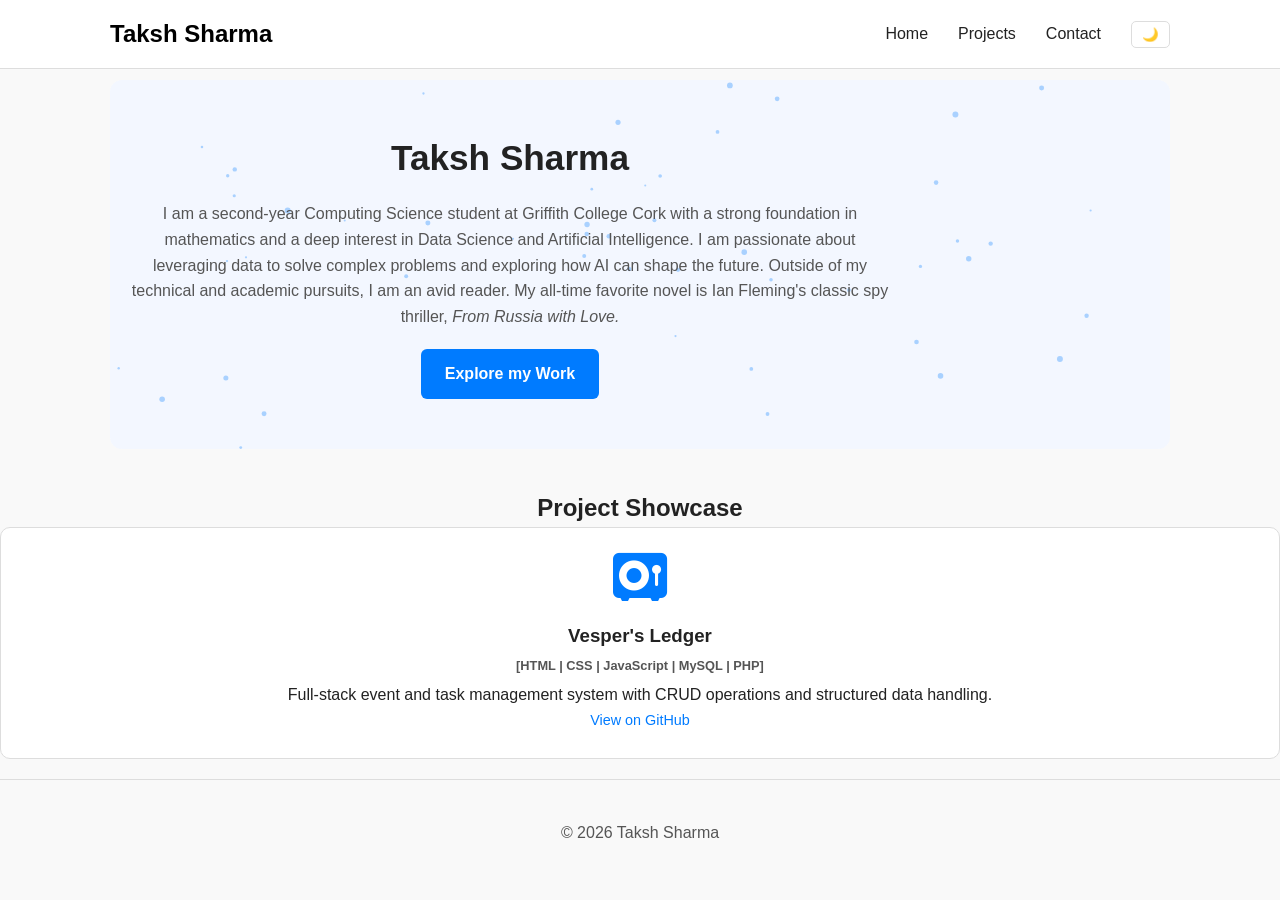
<file: index.html>
<!DOCTYPE html>
<html lang="en">
<head>
    <meta charset="UTF-8">
    <meta name="viewport" content="width=device-width, initial-scale=1.0">
    <title>Taksh Sharma | Portfolio</title>
    <link rel="stylesheet" href="style.css">
    <link rel="stylesheet" href="https://cdnjs.cloudflare.com/ajax/libs/font-awesome/6.5.0/css/all.min.css">
</head>
<body>
<nav class="navbar">
    <div class="container nav-content">
        <div class="logo"><h2><a href="index.html">Taksh Sharma</a> </h2></div>
        <ul class="nav-links">
            <li><a href="index.html">Home</a></li>
            <li><a href="projects.html">Projects</a></li>
            <li><a href="contact.html">Contact</a></li>
            <li><button id="themeToggle">🌙</button></li>
        </ul>
    </div>
</nav>
<main class="container">
    <section class="hero">
        <canvas id="hero-canvas"></canvas>
        <div class="hero-content">
            <h1>Taksh Sharma</h1>
            <p>I am a second-year Computing Science student at Griffith College Cork with a strong foundation in mathematics and a deep interest in Data Science and Artificial Intelligence. I am passionate about leveraging data to solve complex problems and exploring how AI can shape the future. Outside of my technical and academic pursuits, I am an avid reader. My all-time favorite novel is Ian Fleming's classic spy thriller, <em>From Russia with Love.</em></p>
            <a href="projects.html" class="btn">Explore my Work</a>
        </div>
    </section>
</main>
<section class="showcase">
    <h2 class="section-title">Project Showcase</h2>
    <div id="project-showcase" class="card showcase-card">
    </div>
</section>
<footer>
    <p>&copy; 2026 Taksh Sharma</p>
</footer>
<script src="script.js"></script>
</body>
</html>
</file>
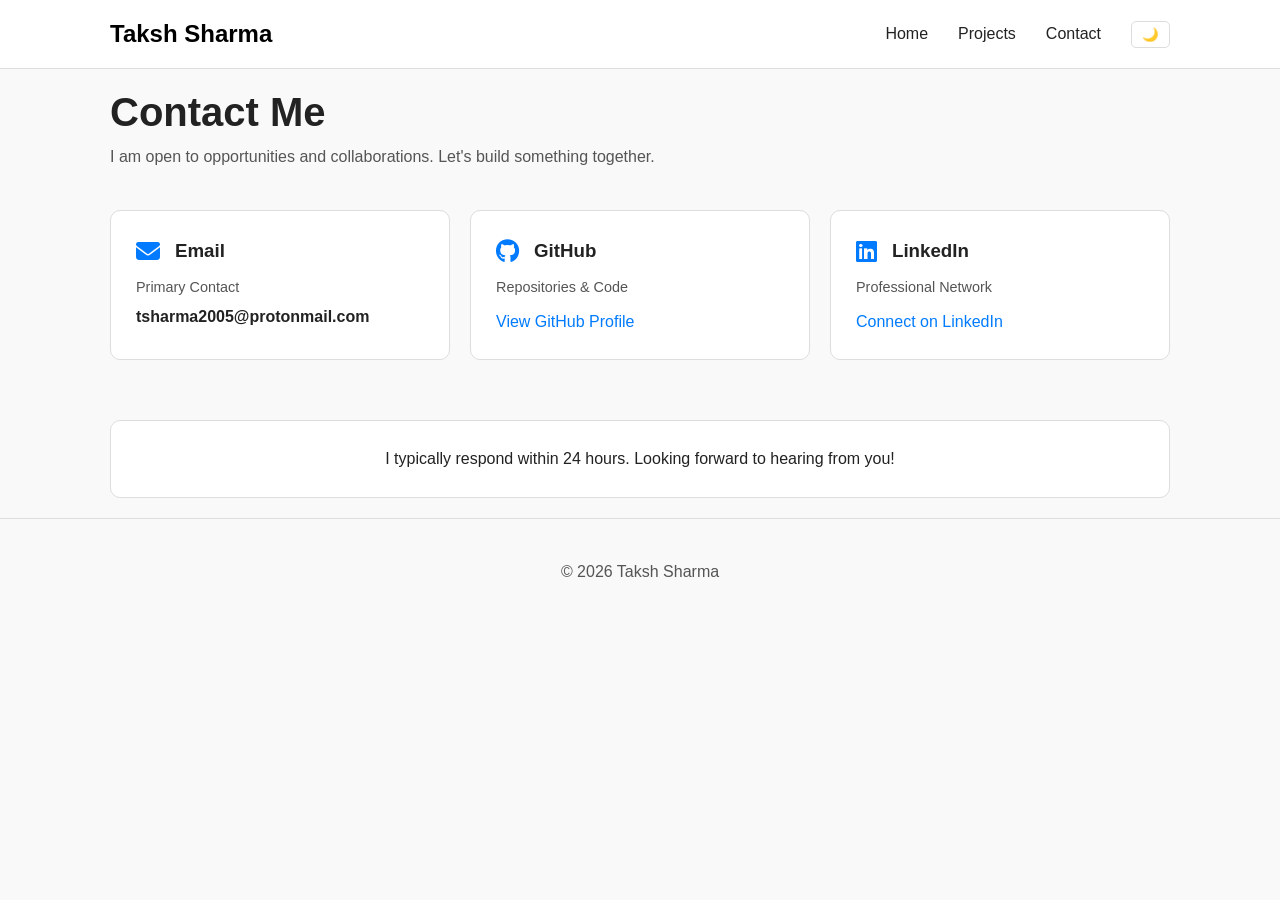
<file: contact.html>
<!DOCTYPE html>
<html lang="en">
<head>
    <meta charset="UTF-8">
    <meta name="viewport" content="width=device-width, initial-scale=1.0">
    <title>Taksh  Sharma | Contact</title>
    <link rel="stylesheet" href="style.css">
    <link rel="stylesheet" href="https://cdnjs.cloudflare.com/ajax/libs/font-awesome/6.5.0/css/all.min.css">
</head>
<body>
<nav class="navbar">
    <div class="container nav-content">
        <div class="logo"><h2><a href="index.html">Taksh Sharma</a></h2></div>
        <ul class="nav-links">
            <li><a href="index.html">Home</a></li>
            <li><a href="projects.html">Projects</a></li>
            <li><a href="contact.html">Contact</a></li>
            <li><button id="themeToggle">🌙</button></li>
        </ul>
    </div>
</nav>
<main class="container">
    <header style="margin-bottom: 40px;">
        <h1 style="font-size: 2.5rem;">Contact Me</h1>
        <p style="color: var(--secondary-text);">I am open to opportunities and collaborations. Let's build something together.</p>
    </header>

    <div class="contact-grid">
        <div class="card contact-card">
            <div style="display: flex; align-items: center; margin-bottom: 10px;">
                <i class="fa-solid fa-envelope"></i>
                <h3 style="margin: 0;">Email</h3>
            </div>
            <p style="color: var(--secondary-text); font-size: 0.9rem;">Primary Contact</p>
            <p style="font-weight: bold; margin-top: 5px;">tsharma2005@protonmail.com</p>
        </div>

        <div class="card contact-card">
            <div style="display: flex; align-items: center; margin-bottom: 10px;">
                <i class="fa-brands fa-github"></i>
                <h3 style="margin: 0;">GitHub</h3>
            </div>
            <p style="color: var(--secondary-text); font-size: 0.9rem;">Repositories & Code</p>
            <a href="https://github.com/takshsharma-online" target="_blank" class="view-link" style="margin-top: 10px; display: inline-block;">View GitHub Profile</a>
        </div>

        <div class="card contact-card">
            <div style="display: flex; align-items: center; margin-bottom: 10px;">
                <i class="fa-brands fa-linkedin"></i>
                <h3 style="margin: 0;">LinkedIn</h3>
            </div>
            <p style="color: var(--secondary-text); font-size: 0.9rem;">Professional Network</p>
            <a href="https://www.linkedin.com/in/takshsharma-online/" target="_blank" class="view-link" style="margin-top: 10px; display: inline-block;">Connect on LinkedIn</a>
        </div>
    </div>

    <section class="card" style="margin-top: 40px; text-align: center;">
        <p>I typically respond within 24 hours. Looking forward to hearing from you!</p>
    </section>
</main>
<footer>
    <p>&copy; 2026 Taksh Sharma</p>
</footer>

<script src="script.js"></script>
</body>
</html>
</file>
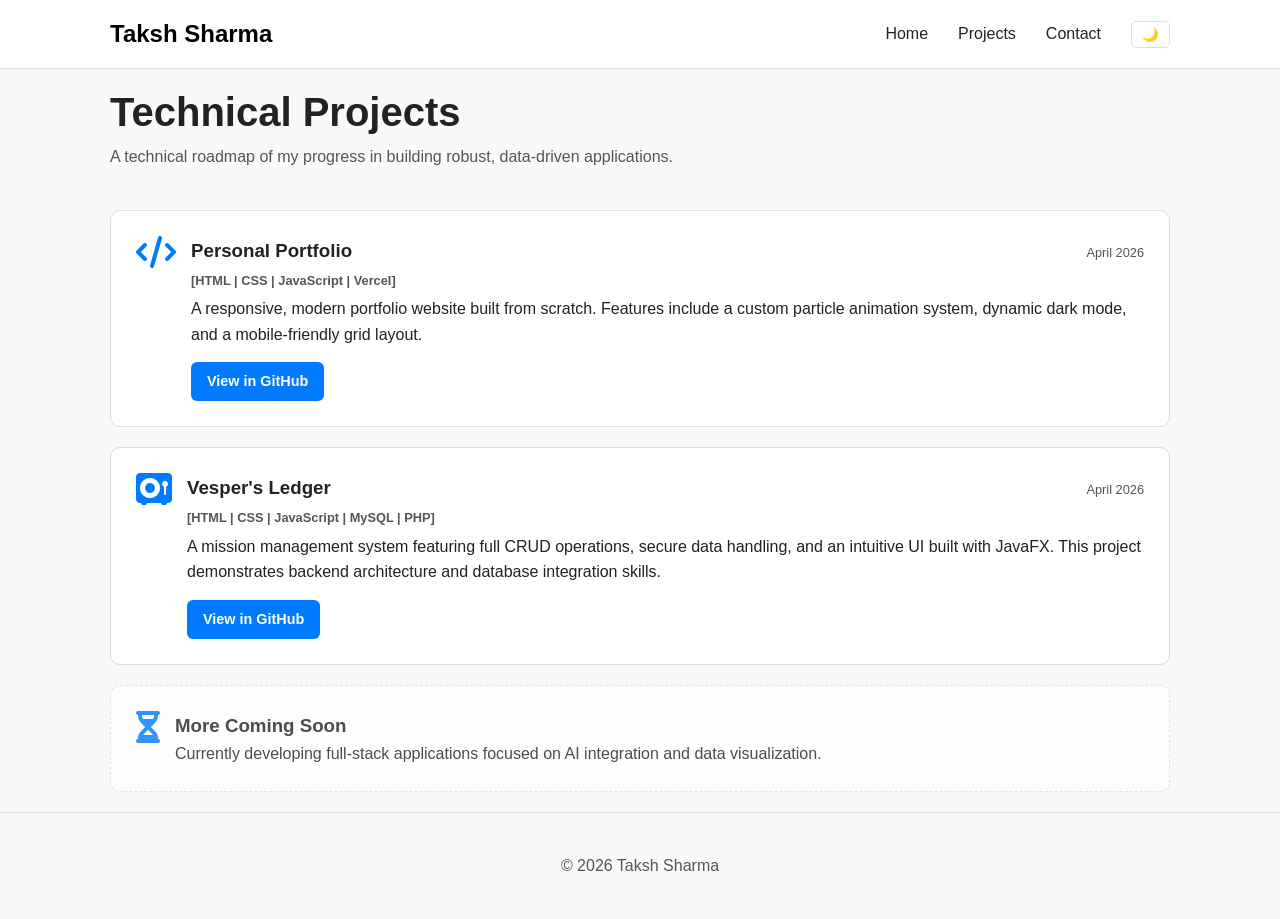
<file: projects.html>
<!DOCTYPE html>
<html lang="en">
<head>
    <meta charset="UTF-8">
    <meta name="viewport" content="width=device-width, initial-scale=1.0">
    <title>Taksh Sharma | Projects</title>
    <link rel="stylesheet" href="style.css">
    <link rel="stylesheet" href="https://cdnjs.cloudflare.com/ajax/libs/font-awesome/6.5.0/css/all.min.css">
</head>
<body>
<nav class="navbar">
    <div class="container nav-content">
        <div class="logo"><h2><a href="index.html">Taksh Sharma</a></h2></div>
        <ul class="nav-links">
            <li><a href="index.html">Home</a></li>
            <li><a href="projects.html">Projects</a></li>
            <li><a href="contact.html">Contact</a></li>
            <li><button id="themeToggle">🌙</button></li>
        </ul>
    </div>
</nav>
<main class="container">
    <header style="margin-bottom: 40px;">
        <h1 style="font-size: 2.5rem;">Technical Projects</h1>
        <p style="color: var(--secondary-text);">A technical roadmap of my progress in building robust, data-driven applications.</p>
    </header>

    <section class="projects-list">
        <div class="card">
            <div class="project-header">
                <i class="fa-solid fa-code project-icon"></i>
                <div>
                    <div style="display: flex; justify-content: space-between; align-items: baseline;">
                        <h3>Personal Portfolio</h3>
                        <span style="font-size: 0.8rem; color: var(--secondary-text);">April 2026</span>
                    </div>
                    <span class="tech-tag">[HTML | CSS | JavaScript | Vercel]</span>
                    <p>A responsive, modern portfolio website built from scratch. Features include a custom particle animation system, dynamic dark mode, and a mobile-friendly grid layout.</p>
                    <a href="https://github.com/takshsharma-online/Personal-Portfolio" target="_blank" class="btn" style="margin-top: 15px; padding: 8px 16px; font-size: 0.9rem;">View in GitHub</a>
                </div>
            </div>
        </div>
        <div class="card">
            <div class="project-header">
                <i class="fa-solid fa-vault project-icon"></i>
                <div>
                    <div style="display: flex; justify-content: space-between; align-items: baseline;">
                        <h3>Vesper's Ledger</h3>
                        <span style="font-size: 0.8rem; color: var(--secondary-text);">April 2026</span>
                    </div>
                    <span class="tech-tag">[HTML | CSS | JavaScript | MySQL | PHP]</span>
                    <p>A mission management system featuring full CRUD operations, secure data handling, and an intuitive UI built with JavaFX. This project demonstrates backend architecture and database integration skills.</p>
                    <a href="https://github.com/takshsharma-online/Vesper-s-Ledger" target="_blank" class="btn" style="margin-top: 15px; padding: 8px 16px; font-size: 0.9rem;">View in GitHub</a>
                </div>
            </div>
        </div>



        <div class="card" style="border-style: dashed; opacity: 0.8;">
            <div class="project-header">
                <i class="fa-solid fa-hourglass-half project-icon"></i>
                <div>
                    <h3>More Coming Soon</h3>
                    <p>Currently developing full-stack applications focused on AI integration and data visualization.</p>
                </div>
            </div>
        </div>
    </section>
</main>
<footer>
    <p>&copy; 2026 Taksh Sharma</p>
</footer>
<script src="script.js"></script>
</body>
</html>
</file>
<file: style.css>
/*Following are the defaults for light mode*/
:root{
    --bg-color: #f9f9f9;
    --text-color: #222;
    --hero-bg: #f3f7ff;
    --card-bg: #ffffff;
    --border-color: #ddd;
    --primary-blue: #007BFF;
    --secondary-text: #555;
}
/*Following are defaults for dark mode*/
.dark{
    --bg-color: #1a1a1a;
    --text-color: #f5f5f5;
    --hero-bg: #252525;
    --card-bg: #2a2a2a;
    --border-color: #333;
    --primary-blue: #4da3ff;
    --secondary-text: #ccc;
}
/*Following remove any default margin or padding*/
* {
    margin: 0;
    padding: 0;
    box-sizing: border-box;
}
/*Following are defaults for the body*/
body {
    font-family: Arial, sans-serif;
    line-height: 1.6;
    color: var(--text-color);
    background-color: var(--bg-color);
    padding-top: 80px; /* Space for fixed navbar */
    transition: background-color 0.3s ease, color 0.3s ease;
}
/*Following are the settings for the container in which the navbar exists*/
.container {
    max-width: 1100px;
    margin: 0 auto;
    padding: 0 20px;
}
/*Following is some customization for the navbar.*/
.navbar {
    position: fixed;
    top: 0;
    left: 0;
    width: 100%;
    background: var(--card-bg);
    border-bottom: 1px solid var(--border-color);
    z-index: 1000;
    padding: 15px 0;
}
/*Following are  customisations for the text within the navbar.*/
.navbar a{
    color: black;
    text-decoration: none;
}
.nav-content {
    display: flex;
    justify-content: space-between;
    align-items: center;
}
.nav-links {
    display: flex;
    list-style: none;
    gap: 30px;
    align-items: center;
}
.nav-links h2 a {
    text-decoration: none;
    color: var(--text-color);
    font-size: 1.5rem;
}
.nav-links a {
    text-decoration: none;
    color: var(--text-color);
    font-weight: 500;
    transition: color 0.3s ease;
}
.dark .nav-content  a {
    text-decoration: none;
    color: white;
}
    /*Following make sure that the links in the navbar change color on hover.*/
.nav-links a:hover {
    color: var(--primary-blue);
}
/*Following are some presets for theme toggle.*/
#themeToggle {
    background: none;
    border: 1px solid var(--border-color);
    padding: 5px 10px;
    cursor: pointer;
    border-radius: 5px;
    color: var(--text-color);
}
/*Hero Section*/
.hero {
    position: relative;
    background: var(--hero-bg);
    padding: 80px 0;
    border-radius: 12px;
    margin-bottom: 40px;
    overflow: hidden;
    text-align: left;
}

#hero-canvas {
    position: absolute;
    top: 0;
    left: 0;
    width: 100%;
    height: 100%;
    opacity: 0.3;
}

.hero-content {
    position: relative;
    z-index: 2;
    padding: 0 40px;
    max-width: 800px;
}

.hero h1 {
    text-align: center;
    font-size: 2.8rem;
    margin-bottom: 15px;
}

.hero p {
    font-size: 1.2rem;
    color: var(--secondary-text);
    margin-bottom: 25px;
}

.btn {
    display: inline-block;
    padding: 12px 24px;
    background: var(--primary-blue);
    color: white !important;
    text-decoration: none;
    border-radius: 6px;
    font-weight: bold;
}
/*Footer*/
footer {
    text-align: center;
    padding: 40px 0;
    border-top: 1px solid var(--border-color);
    color: var(--secondary-text);
}




/* Update these specific sections in your style.css */

.showcase-card {
    min-height: 300px;
    display: flex;
    flex-direction: column; /* Stack elements vertically */
    justify-content: center; /* Center vertically */
    align-items: center; /* Center horizontally */
    text-align: center; /* Center the text itself */
    padding: 40px;
    transition: opacity 0.5s ease-in-out;
}

/* Ensure the inner header also centers its contents */
.showcase-card .project-header {
    display: flex;
    flex-direction: column;
    align-items: center;
    gap: 10px;
    width: 100%;
}

.showcase-card .project-icon {
    font-size: 3rem; /* Make the icon a bit bigger since it's centered */
    margin-bottom: 10px;
}
 h2{
    text-align: center;
}
/*Following are the customizations for projects.html*/
.card {
    background: var(--card-bg);
    border: 1px solid var(--border-color);
    padding: 25px;
    border-radius: 10px;
    margin-bottom: 20px;
    transition: transform 0.3s ease, box-shadow 0.3s ease;
}

.card:hover {
    transform: translateY(-5px);
    box-shadow: 0 8px 20px rgba(0,0,0,0.1);
}

.project-header {
    display: flex;
    gap: 15px;
    align-items: flex-start;
}


.project-icon {
    font-size: 2rem;
    color: var(--primary-blue);
}
.tech-tag {
    font-size: 0.8rem;
    font-weight: bold;
    color: var(--secondary-text);
    display: block;
    margin: 5px 0;
}


.contact-grid {
    display: grid;
    grid-template-columns: repeat(auto-fit, minmax(300px, 1fr));
    gap: 20px;
    margin-top: 30px;
}
.contact-card i {
    font-size: 1.5rem;
    margin-right: 15px;
    color: var(--primary-blue);
}
.contact-card a{
    text-decoration: none;
    color: var(--primary-blue);
}
.contact-card a:hover{
    text-decoration: underline;
    cursor: pointer;

}


/* Mobile Responsiveness (Screens under 768px)  */
@media (max-width: 768px) {

    /* General Adjustments */
    body {
        padding-top: 130px; /* Increases top padding to accommodate stacked navbar */
    }

    header h1 {
        font-size: 2rem !important; /* Scales down the massive headers on mobile */
    }

    /* Navbar Mobile Layout */
    .nav-content {
        flex-direction: column;
        gap: 15px;
    }

    .nav-links {
        gap: 15px;
        flex-wrap: wrap;
        justify-content: center;
        padding-bottom: 10px;
    }

    /* Projects Page Mobile Layout */
    .project-header {
        flex-direction: column;
        align-items: center;
        text-align: center;
        gap: 10px;
    }

    /* Stacks the Project Title and the Date */
    .project-header > div > div {
        flex-direction: column;
        align-items: center !important;
        gap: 5px;
        margin-bottom: 10px;
    }

    .project-icon {
        margin-bottom: 5px;
        font-size: 2.5rem;
    }

    /* Contact Page Mobile Layout */
    .contact-grid {
        grid-template-columns: 1fr;
        gap: 15px;
    }

    .contact-card {
        text-align: center;
    }

    /* Centers the icon and heading inside contact cards */
    .contact-card div[style*="display: flex"] {
        justify-content: center;
    }
}
/* --- Home Page (index.html) Mobile Layout --- */

.hero {
    padding: 50px 0; /* Reduces the overall vertical height of the hero */
}

.hero-content {
    padding: 0 20px; /* Reduces side padding so the paragraph has room to breathe */
    text-align: center; /* Centers the welcome text and button for a cleaner mobile look */
}

.hero h1 {
    font-size: 2.2rem; /* Scales down the primary name heading */
}

.hero p {
    font-size: 1rem; /* Scales down the bio text slightly for better mobile reading */
    margin-bottom: 20px;
}

/* Project Showcase Mobile Layout */
.showcase-card {
    padding: 25px 15px; /* Significantly reduces the 40px padding to give the injected content more screen width */
    min-height: auto; /* Allows the card to shrink if the content is small */
}
</file>
